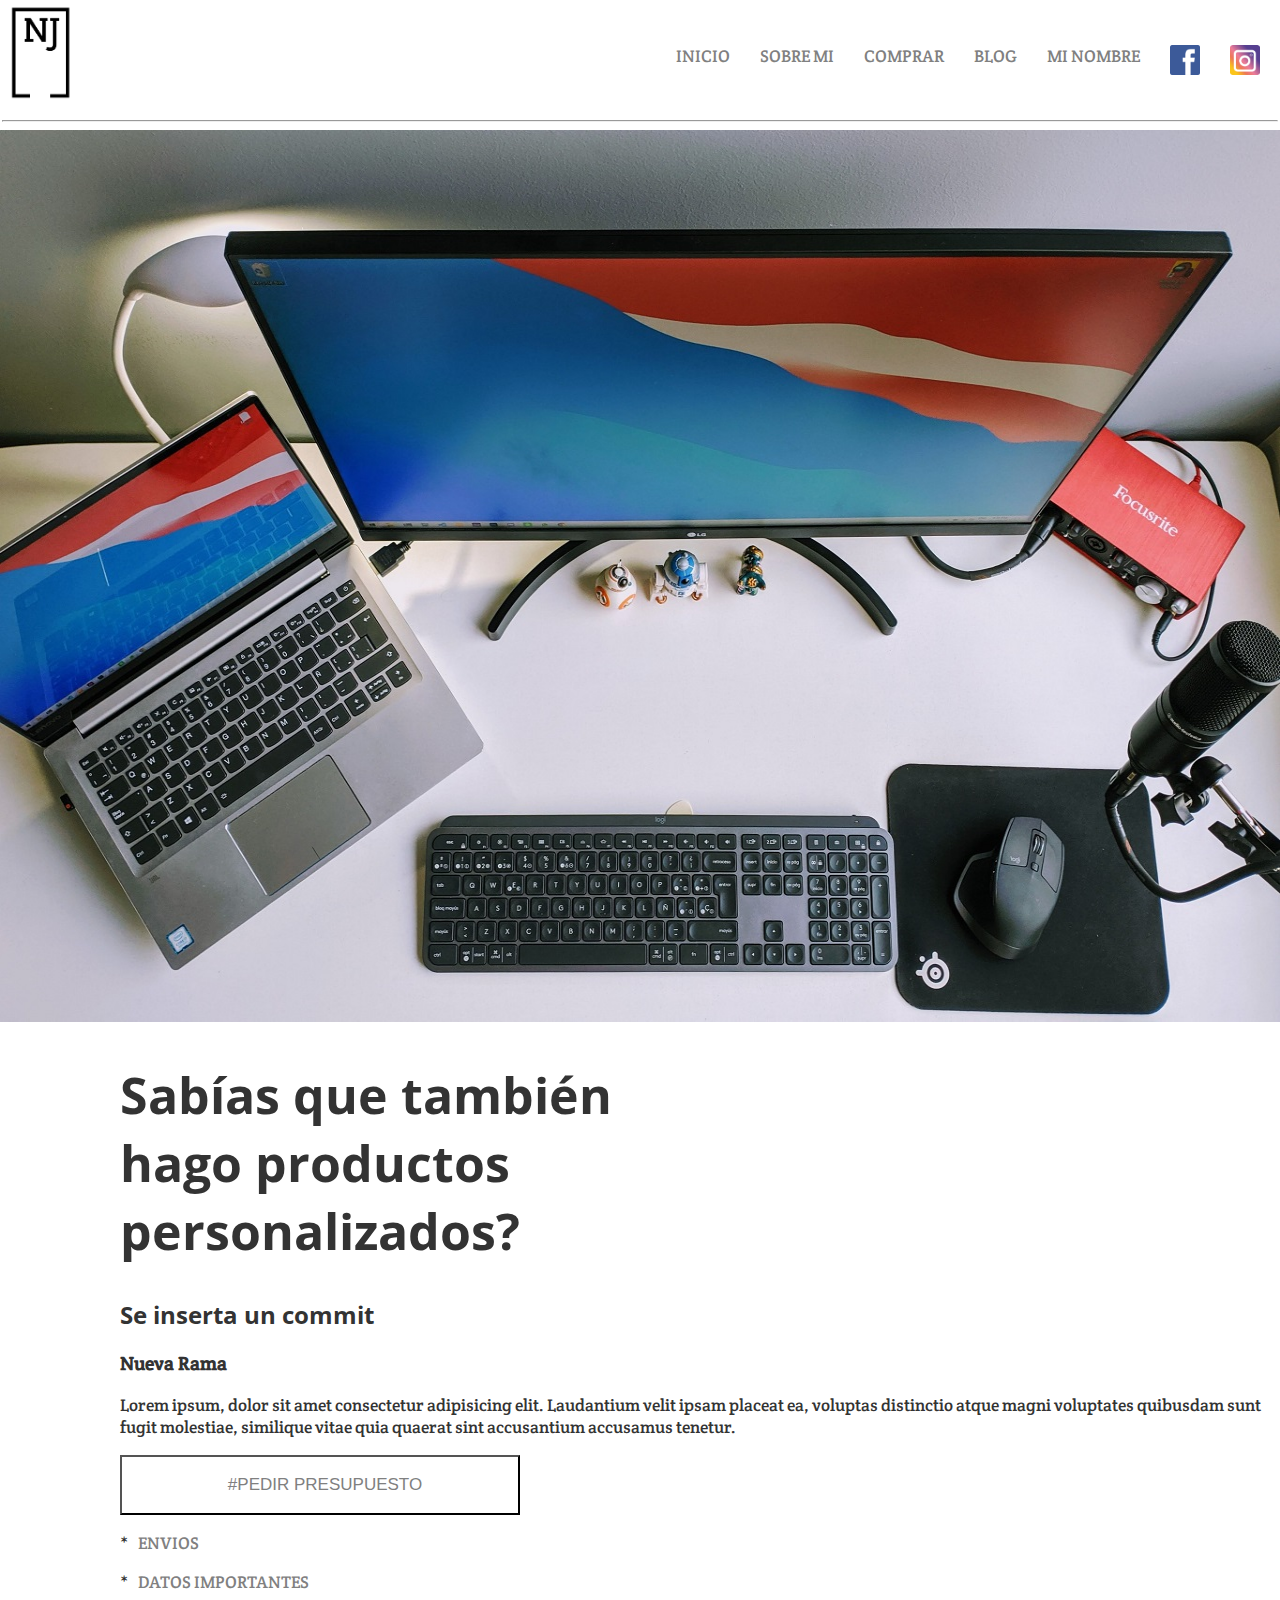
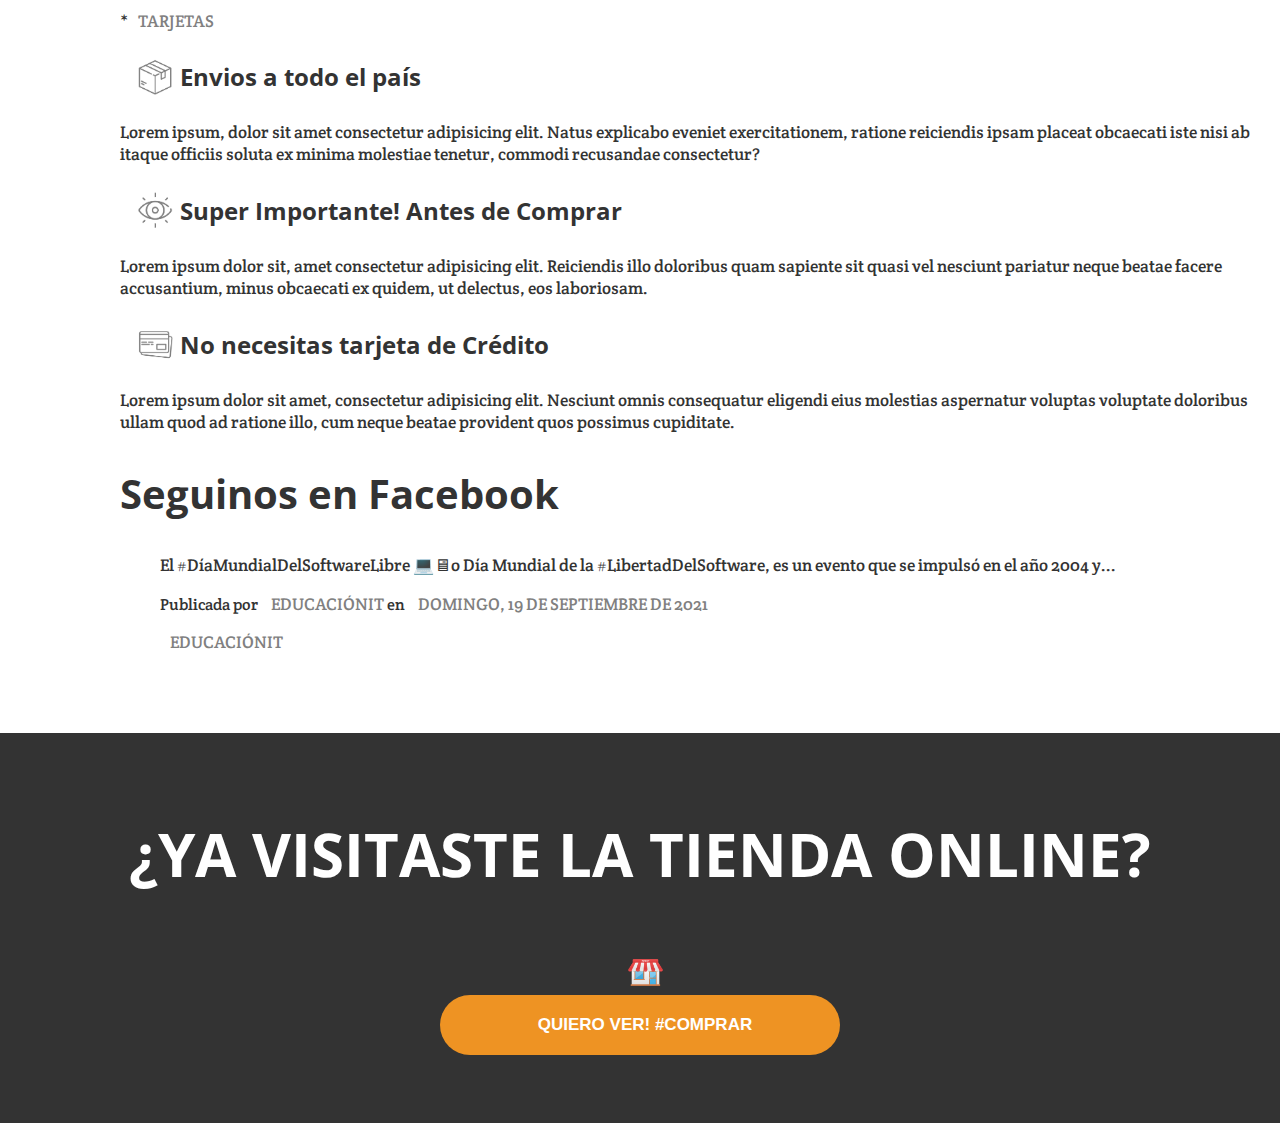
<file: index.html>
<!DOCTYPE html>
<html lang="en">
<head>
    <meta charset="UTF-8">
    <meta http-equiv="X-UA-Compatible" content="IE=edge">
    <meta name="viewport" content="width=device-width, initial-scale=1.0">
    <link rel="stylesheet" href="css/estilos.css">
    <title>Proyecto</title>
</head>
<body>
    <!--<script>
        var nombre=prompt('Cuál es su nombre');
        function saludar()
        {
        alert ('Hola bienvenido ' + nombre)
        }
    </script>-->
    <div id="fb-root"></div>
    <script async defer crossorigin="anonymous" src="https://connect.facebook.net/es_ES/sdk.js#xfbml=1&version=v12.0" nonce="Ecttl4rF"></script>
    
    <div id="fb-root"></div>
    <script async defer crossorigin="anonymous" src="https://connect.facebook.net/es_ES/sdk.js#xfbml=1&version=v12.0" nonce="PluMLvSA"></script>
    <div>
        <nav>
            <img src="imagenes/logo.jpg" alt="logo">
            <a href="https://www.instagram.com/educacionit" target="_blank" title="Ir a Instagram"><img src="imagenes/instagram.png" alt="icono de instagram"></a>
            <a href="https://www.facebook.com/EducacionIT" target="_blank" title="Ir a Facebook"><img src="imagenes/facebook.png" alt="icono de facebook"></a>
            <a href="#" onclick="saludar()">Mi nombre</a>
            <a href="https://blog.educacionit.com" target="_blank" title="Blog">Blog</a>
            <a href="https://www.tiendanube.com" target="_blank" title="Tienda Virtual">Comprar</a>
            <a href="sobreMi.html" title="Ir a Sobre MI">Sobre Mi</a>
            <a href="index.html" title="Volver al inicio">Inicio</a>
        </nav>
    </div>
    <hr>
    <header>
        <img src="imagenes/banner.jpg" alt="banner">
    </header>
    <Main>     
        <div>
        <h1>Sabías que también<br> hago productos<br> personalizados?</h1>
        <h2>Se inserta un commit</h2>
        <h3>Nueva Rama</h3>
        <p>
            Lorem ipsum, dolor sit amet consectetur adipisicing elit. Laudantium velit ipsam placeat ea, voluptas distinctio atque magni voluptates quibusdam sunt fugit molestiae, similique vitae quia quaerat sint accusantium accusamus tenetur.
        </p>
        <button><a href="mailto:fvdesignok@gmail.com" title="Correo">#Pedir Presupuesto</a></button>
        </div>
        <p>*<a href="#envios">envios</a></p>
        <p>*<a href="#datos">datos importantes</a></p>
        <p>*<a href="#tarjetas">tarjetas</a></p>
        <div>
        <h2><a id="envios"></a> <img src="imagenes/envios.jpg" alt="envíos"> Envios a todo el país</h2>
        <p>
            Lorem ipsum, dolor sit amet consectetur adipisicing elit. Natus explicabo eveniet exercitationem, ratione reiciendis ipsam placeat obcaecati iste nisi ab itaque officiis soluta ex minima molestiae tenetur, commodi recusandae consectetur?
        </p>
        <h2><a id="datos"></a> <img src="imagenes/ojo.jpg" alt="ojo"> Super Importante! Antes de Comprar</h2>
        <p>
            Lorem ipsum dolor sit, amet consectetur adipisicing elit. Reiciendis illo doloribus quam sapiente sit quasi vel nesciunt pariatur neque beatae facere accusantium, minus obcaecati ex quidem, ut delectus, eos laboriosam.
        </p>
        <h2><a id="tarjetas"></a> <img src="imagenes/tarjetas.jpg" alt="tarjetas"> No necesitas tarjeta de Crédito</h2>
        <p>
            Lorem ipsum dolor sit amet, consectetur adipisicing elit. Nesciunt omnis consequatur eligendi eius molestias aspernatur voluptas voluptate doloribus ullam quod ad ratione illo, cum neque beatae provident quos possimus cupiditate.
        </p>
        </div>
        <div>
            <h2 id="facebook">Seguinos en Facebook</h2>
        </div>
        <div class="fb-post" data-href="https://www.facebook.com/EducacionIT/posts/4884859368225803" data-width="350" data-show-text="true"><blockquote cite="https://www.facebook.com/EducacionIT/posts/4884859368225803" class="fb-xfbml-parse-ignore"><p>El #DíaMundialDelSoftwareLibre 💻🖥o Día Mundial de la #LibertadDelSoftware, es un evento que se impulsó en el año 2004 y...</p>Publicada por <a href="https://www.facebook.com/EducacionIT/">EducaciónIT</a> en&nbsp;<a href="https://www.facebook.com/EducacionIT/posts/4884859368225803">Domingo, 19 de septiembre de 2021</a></blockquote></div>

        <div class="fb-page" data-href="https://www.facebook.com/EducacionIT" data-tabs="timeline" data-width="350" data-height="" data-small-header="false" data-adapt-container-width="true" data-hide-cover="false" data-show-facepile="false"><blockquote cite="https://www.facebook.com/EducacionIT" class="fb-xfbml-parse-ignore"><a href="https://www.facebook.com/EducacionIT">EducaciónIT</a></blockquote></div>
    </Main>
</body>
<footer>
    <h3>¿Ya visitaste la tienda online?</h3>
    <a href="https://www.tiendanube.com" target="_blank" title="tienda virtual"><img src="imagenes/carrito.png" alt="carrito"></a><br>
    <button><a href="https://www.tiendanube.com" target="_blank" title="comprar">quiero ver! #comprar</a></button>
</footer>
</html>
</file>
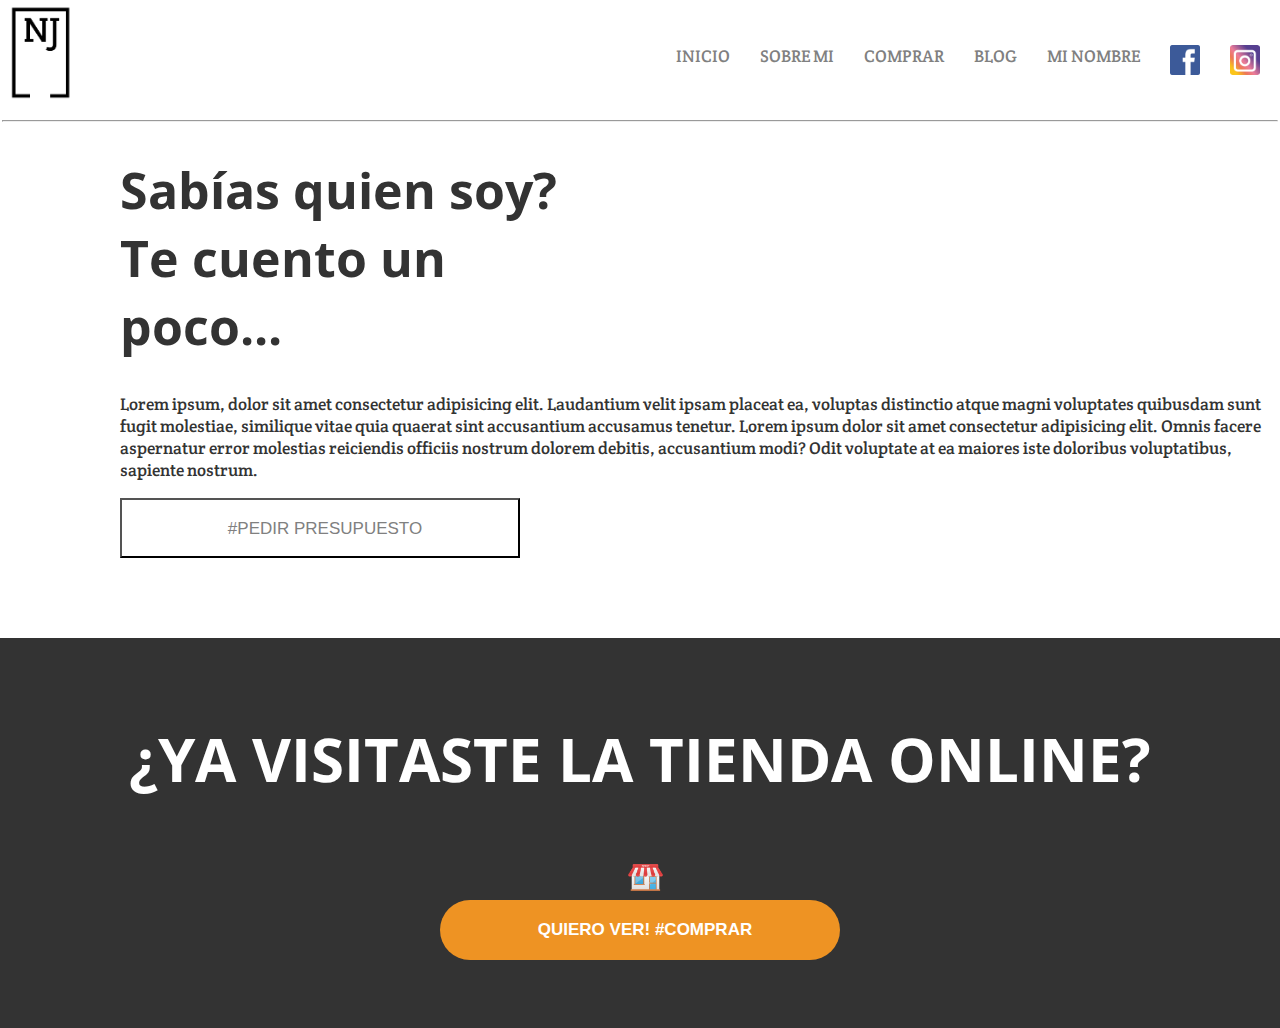
<file: sobreMi.html>
<!DOCTYPE html>
<html lang="en">
<head>
    <meta charset="UTF-8">
    <meta http-equiv="X-UA-Compatible" content="IE=edge">
    <meta name="viewport" content="width=device-width, initial-scale=1.0">
    <link rel="stylesheet" href="css/estilos.css">
    <title>Proyecto</title>
</head>
<body>
    <!--<script>
        var nombre=prompt('Cuál es su nombre');
        function saludar()
        {
        alert ('Hola bienvenido ' + nombre)
        }
    </script>-->
    <div>
        <nav>
            <img src="imagenes/logo.jpg" alt="logo">
            <a href="https://www.instagram.com/educacionit" target="_blank" title="Ir a Instagram"><img src="imagenes/instagram.png" alt="icono de instagram"></a>
            <a href="https://www.facebook.com/EducacionIT" target="_blank" title="Ir a Facebook"><img src="imagenes/facebook.png" alt="icono de facebook"></a>
            <a href="#" onclick="saludar()">Mi nombre</a>
            <a href="https://blog.educacionit.com" target="_blank" title="Blog">Blog</a>
            <a href="https://www.tiendanube.com" target="_blank" title="Tienda Virtual">Comprar</a>
            <a href="sobreMi.html" title="Ir a Sobre MI">Sobre Mi</a>
            <a href="index.html" title="Volver al inicio">Inicio</a>
        </nav>
    </div>
    <hr>
    <Main>
        <div>
        <h1>Sabías quien soy?<br> Te cuento un poco...</h1>
        <p>
            Lorem ipsum, dolor sit amet consectetur adipisicing elit. Laudantium velit ipsam placeat ea, voluptas distinctio atque magni voluptates quibusdam sunt fugit molestiae, similique vitae quia quaerat sint accusantium accusamus tenetur. Lorem ipsum dolor sit amet consectetur adipisicing elit. Omnis facere aspernatur error molestias reiciendis officiis nostrum dolorem debitis, accusantium modi? Odit voluptate at ea maiores iste doloribus voluptatibus, sapiente nostrum.
        </p>
        <button><a href="mailto:fvdesignok@gmail.com" title="Correo">#Pedir Presupuesto</a></button>
        </div>
    </main>
</body>
<footer>
    <h3>¿Ya visitaste la tienda online?</h3>
    <a href="https://www.tiendanube.com" target="_blank" title="tienda virtual"><img src="imagenes/carrito.png" alt="carrito"></a><br>
    <button><a href="https://www.tiendanube.com" target="_blank" title="comprar">quiero ver! #comprar</a></button>
</footer>
</html>
</file>
<file: css/estilos.css>
@import url('https://fonts.googleapis.com/css2?family=Crete+Round&family=Open+Sans+Condensed:wght@700&display=swap');

div nav {position: fixed;top: 0;z-index: 1;}
nav {width: 100%;display:inline-block;background-color: white;}
nav a {float:right;margin-top: 45px;margin-right: 20px;}
nav img {max-width: 100%;width: 80px;height: 110px;float: left;align-items: center;}
nav a img {width: 30px;height: 30px;}
nav a img:hover {cursor:pointer;}
hr {width: 99.5%;margin-top: 120px;}
header {width: 100%;}
header img {width: 100%;height: 892px;}
#facebook {font-size: 40px;}
h2 img {width: 50px;height: 50px;}
body {color:#333333; margin: 0;padding: 0; font-family: 'Crete Round', serif;}
body button {cursor:pointer; color: #000;background-color: #ffffff;font-size:18px;width: 400px;height: 60px;padding: 5px;}
body button a:hover {font-weight: bold;color: black;border-bottom: none;}
h1 {width: 500px;font-size: 50px;}
a {color: gray;text-decoration: none;margin-left: 10px;text-transform: uppercase;}
a:hover {color: #ee9323; border-bottom: 1px solid #ee9323;}
p,a {font-size: 17px;}
main {margin-left: 120px;margin-bottom: 80px;}
footer {background-color: #333333;height: 350px;padding: 20px; text-align: center;text-transform: uppercase;}
footer h3 {color:#ffffff; font-size: 60px;font-family: 'Open Sans Condensed', sans-serif;}
footer button {cursor:pointer; color:white; background-color: #ee9323;border-radius: 80px;border: none;font-weight: bold;font-size: 17px;}
footer button a{cursor:pointer; color:white; background-color: #ee9323;border-radius: 80px;border: none;font-weight: bold;font-size: 17px;}
footer button a:hover {color: black; border-color: gray;}
footer a:hover {border-bottom: none;}
footer img {width: 35px;height: 35px;}
h1,h2 {font-family: 'Open Sans Condensed', sans-serif;display: flex;align-items: center;}
</file>
